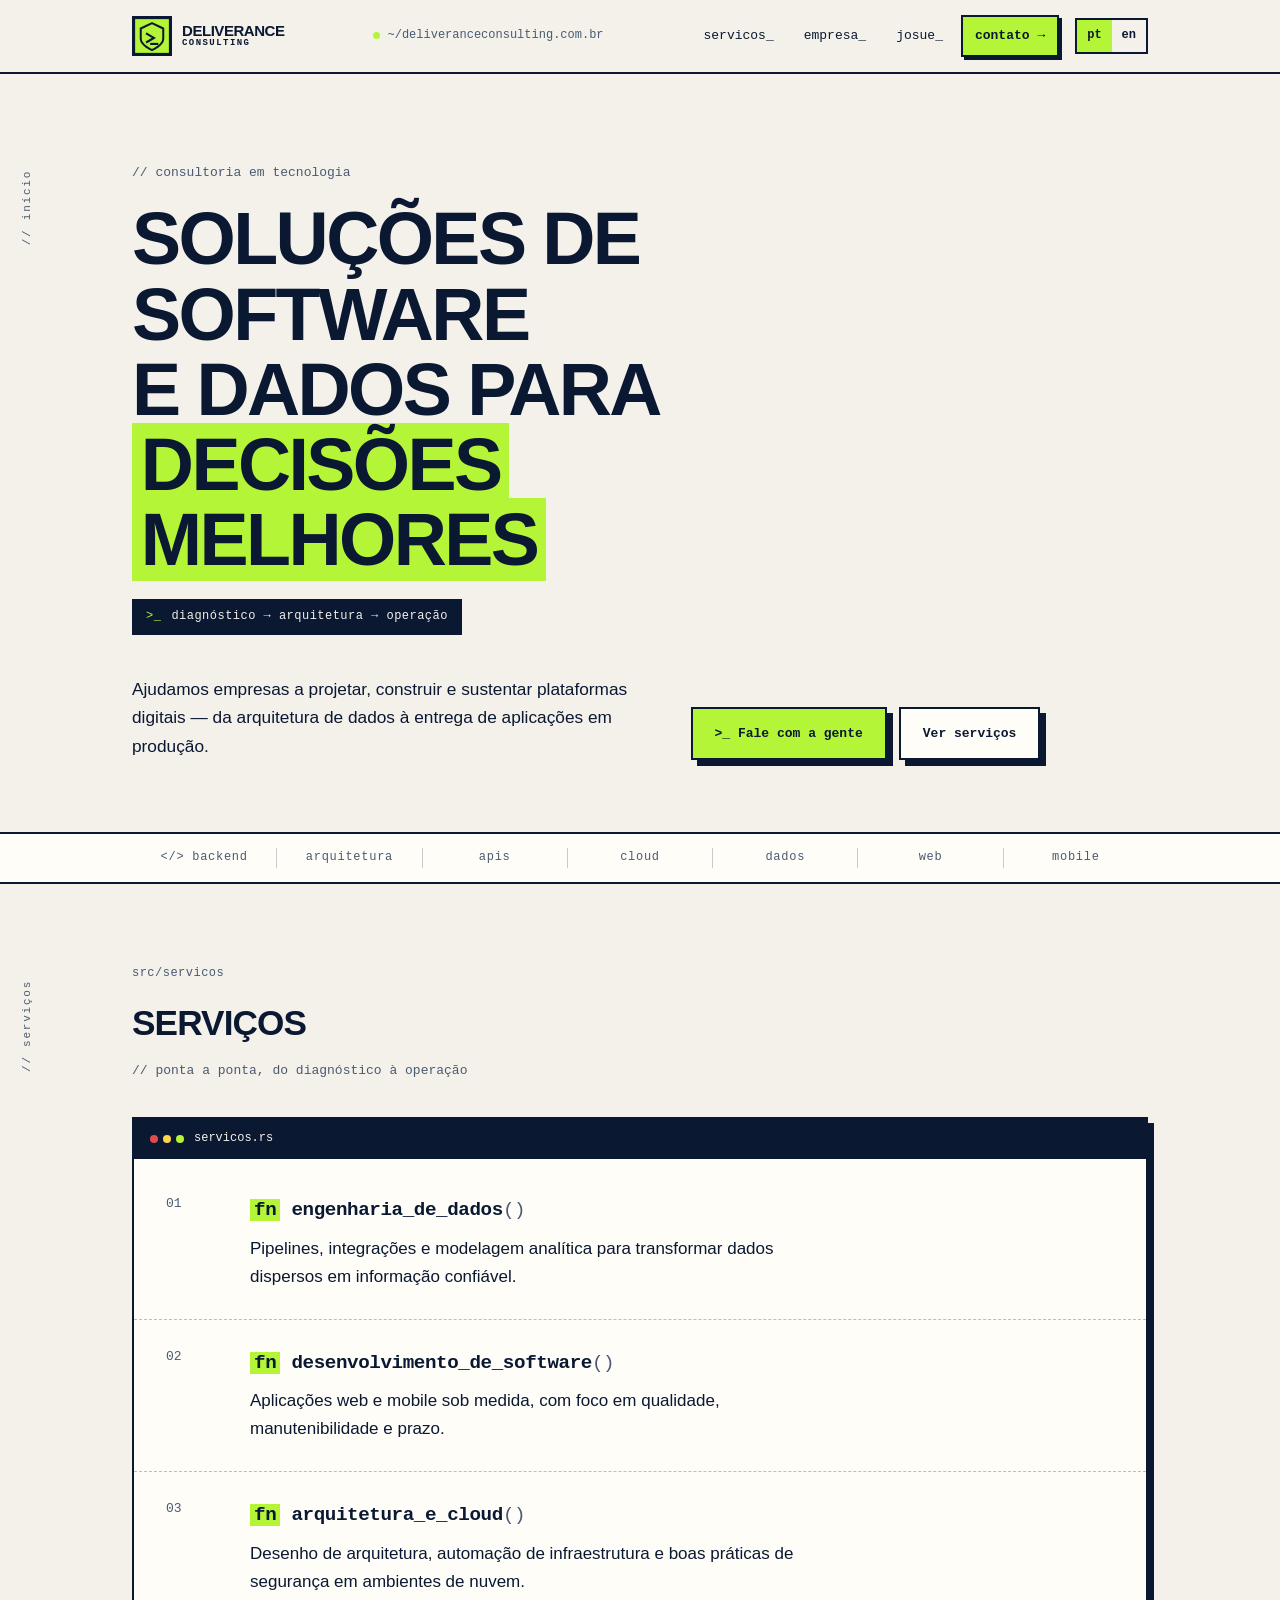
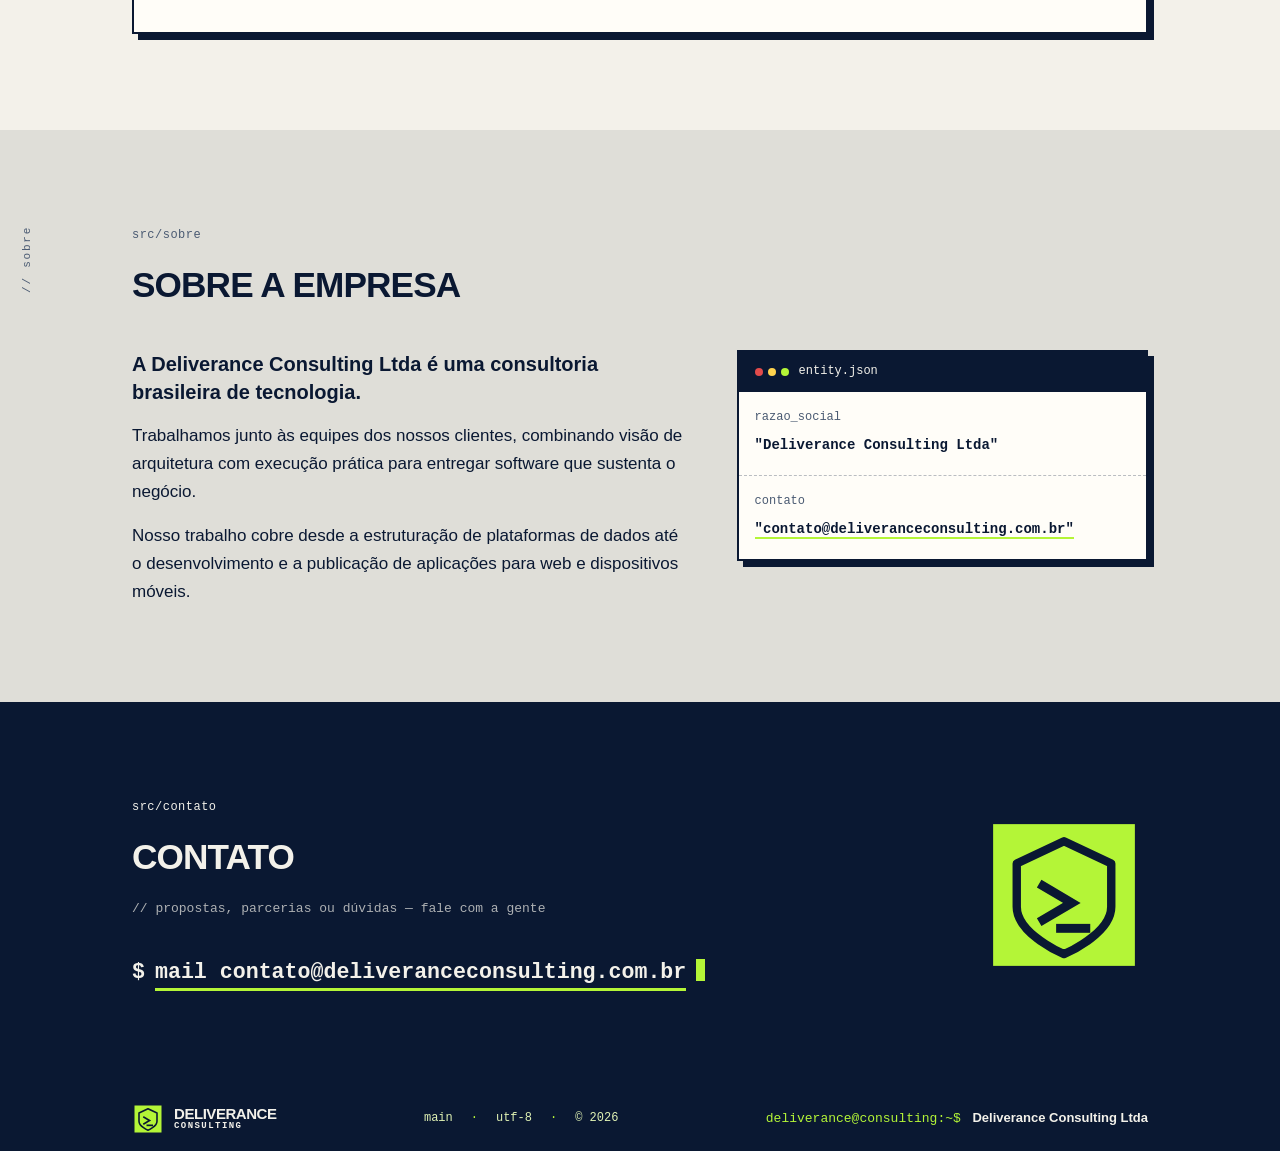
<file: index.html>
<!DOCTYPE html>
<html lang="pt-BR">
  <head>
    <meta charset="UTF-8" />
    <meta name="viewport" content="width=device-width, initial-scale=1.0" />
    <title>Deliverance Consulting — Consultoria em Tecnologia e Dados</title>
    <meta
      name="description"
      content="Deliverance Consulting Ltda — consultoria em tecnologia, engenharia de dados e desenvolvimento de software."
    />
    <link rel="stylesheet" href="styles.css" />
    <link rel="alternate" hreflang="pt-BR" href="https://deliveranceconsulting.com.br/" />
    <link rel="alternate" hreflang="en" href="https://deliveranceconsulting.com.br/en/" />
    <link rel="icon" type="image/svg+xml" href="assets/logo-shield.svg" />
    <link rel="apple-touch-icon" href="assets/apple-touch-icon.png" />
    <meta name="theme-color" content="#0a1832" />

    <meta property="og:type" content="website" />
    <meta property="og:site_name" content="Deliverance Software Consulting" />
    <meta
      property="og:title"
      content="Deliverance Consulting — Consultoria em Tecnologia e Dados"
    />
    <meta
      property="og:description"
      content="Consultoria em tecnologia, engenharia de dados e desenvolvimento de software."
    />
    <meta property="og:url" content="https://deliveranceconsulting.com.br/" />
    <meta
      property="og:image"
      content="https://deliveranceconsulting.com.br/assets/og-image.png"
    />
    <meta property="og:image:width" content="1200" />
    <meta property="og:image:height" content="630" />
    <meta name="twitter:card" content="summary_large_image" />
    <meta
      name="twitter:image"
      content="https://deliveranceconsulting.com.br/assets/og-image.png"
    />
  </head>
  <body>
    <a class="skip-link" href="#top">Ir para o conteúdo</a>

    <header class="titlebar">
      <div class="container titlebar-inner">
        <a
          class="brand"
          href="#top"
          aria-label="Deliverance Consulting — início"
        >
          <img
            class="brand-mark"
            src="assets/logo-shield.svg"
            alt=""
            width="64"
            height="64"
          />
          <span class="brand-type">
            <strong>Deliverance</strong>
            <small>Consulting</small>
          </span>
        </a>
        <p class="crumb" aria-hidden="true">
          <span class="pulse"></span>
          ~/deliveranceconsulting.com.br
        </p>
        <nav class="nav" aria-label="Navegação principal">
          <a href="#servicos">servicos_</a>
          <a href="#sobre">empresa_</a>
          <a class="nav-keep" href="sobre.html">josue_</a>
          <a href="#contato" class="nav-cta">contato <span aria-hidden="true">→</span></a>
        </nav>
        <p class="lang" aria-label="Idioma">
          <a href="/" aria-current="page">pt</a>
          <a href="/en/">en</a>
        </p>
      </div>
    </header>

    <main id="top">
      <section class="hero">
        <p class="rail" aria-hidden="true">// início</p>
        <div class="container">
          <p class="comment">// consultoria em tecnologia</p>
          <h1>
            Soluções de software<br />
            e dados para<br />
            <span class="hl">decisões melhores</span>
          </h1>
          <p class="chip">
            <span aria-hidden="true">&gt;_</span>
            diagnóstico → arquitetura → operação
          </p>
          <div class="hero-foot">
            <p class="lead">
              Ajudamos empresas a projetar, construir e sustentar plataformas
              digitais — da arquitetura de dados à entrega de aplicações em
              produção.
            </p>
            <div class="hero-actions">
              <a class="btn btn-primary" href="#contato"
                ><span aria-hidden="true">&gt;_</span> Fale com a gente</a
              >
              <a class="btn btn-ghost" href="#servicos">Ver serviços</a>
            </div>
          </div>
        </div>
      </section>

      <aside class="caps" aria-label="Áreas de atuação">
        <div class="container caps-inner">
          <span>&lt;/&gt; backend</span>
          <span>arquitetura</span>
          <span>apis</span>
          <span>cloud</span>
          <span>dados</span>
          <span>web</span>
          <span>mobile</span>
        </div>
      </aside>

      <section id="servicos" class="services">
        <p class="rail" aria-hidden="true">// serviços</p>
        <div class="container">
          <header class="block-head">
            <p class="file">src/servicos</p>
            <h2>Serviços</h2>
            <p class="comment">// ponta a ponta, do diagnóstico à operação</p>
          </header>

          <div class="window">
            <div class="win-bar" aria-hidden="true">
              <span class="dots"><i></i><i></i><i></i></span>
              <span>servicos.rs</span>
            </div>
            <ol class="source">
            <li>
              <span class="ln" aria-hidden="true">01</span>
              <div class="fn">
                <h3>
                  <span class="kw">fn</span> engenharia_de_dados<span class="paren">()</span>
                </h3>
                <p>
                  Pipelines, integrações e modelagem analítica para transformar
                  dados dispersos em informação confiável.
                </p>
              </div>
            </li>
            <li>
              <span class="ln" aria-hidden="true">02</span>
              <div class="fn">
                <h3>
                  <span class="kw">fn</span> desenvolvimento_de_software<span class="paren">()</span>
                </h3>
                <p>
                  Aplicações web e mobile sob medida, com foco em qualidade,
                  manutenibilidade e prazo.
                </p>
              </div>
            </li>
            <li>
              <span class="ln" aria-hidden="true">03</span>
              <div class="fn">
                <h3>
                  <span class="kw">fn</span> arquitetura_e_cloud<span class="paren">()</span>
                </h3>
                <p>
                  Desenho de arquitetura, automação de infraestrutura e boas
                  práticas de segurança em ambientes de nuvem.
                </p>
              </div>
            </li>
          </ol>
          </div>
        </div>
      </section>

      <section id="sobre" class="about-section">
        <p class="rail" aria-hidden="true">// sobre</p>
        <div class="container">
          <header class="block-head">
            <p class="file">src/sobre</p>
            <h2>Sobre a empresa</h2>
          </header>

          <div class="about">
            <div class="about-text">
              <p class="about-open">
                A <strong>Deliverance Consulting Ltda</strong> é uma consultoria
                brasileira de tecnologia.
              </p>
              <p>
                Trabalhamos junto às equipes dos nossos clientes, combinando
                visão de arquitetura com execução prática para entregar software
                que sustenta o negócio.
              </p>
              <p>
                Nosso trabalho cobre desde a estruturação de plataformas de
                dados até o desenvolvimento e a publicação de aplicações para
                web e dispositivos móveis.
              </p>
            </div>

            <dl class="spec">
              <div class="spec-bar">
                <span class="dots" aria-hidden="true"><i></i><i></i><i></i></span>
                entity.json
              </div>
              <div class="spec-row">
                <dt>razao_social</dt>
                <dd>"Deliverance Consulting Ltda"</dd>
              </div>
              <div class="spec-row">
                <dt>contato</dt>
                <dd>
                  <a href="mailto:contato@deliveranceconsulting.com.br"
                    >"contato@<wbr />deliveranceconsulting.com.br"</a
                  >
                </dd>
              </div>
            </dl>
          </div>
        </div>
      </section>

      <section id="contato" class="contact">
        <div class="container contact-grid">
          <div class="contact-copy">
            <p class="file">src/contato</p>
            <h2>Contato</h2>
            <p class="comment">
              // propostas, parcerias ou dúvidas — fale com a gente
            </p>
            <p class="prompt">
              <span class="prompt-prefix" aria-hidden="true">$</span>
              <a href="mailto:contato@deliveranceconsulting.com.br"
                >mail contato@<wbr />deliveranceconsulting.com.br</a
              ><span class="caret" aria-hidden="true"></span>
            </p>
          </div>

          <div class="contact-mark" aria-hidden="true">
            <img src="assets/logo-shield.svg" alt="" width="64" height="64" />
          </div>
        </div>
      </section>
    </main>

    <footer class="statusbar">
      <div class="container statusbar-inner">
        <a class="brand brand-foot" href="#top">
          <img
            class="brand-mark"
            src="assets/logo-shield.svg"
            alt=""
            width="64"
            height="64"
          />
          <span class="brand-type">
            <strong>Deliverance</strong>
            <small>Consulting</small>
          </span>
        </a>
        <p class="status-meta">
          <span>main</span>
          <span>utf-8</span>
          <span>© <span id="year">2026</span></span>
        </p>
        <p class="status-legal">
          <span class="prompt-prefix">deliverance@consulting:~$</span>
          Deliverance Consulting Ltda
        </p>
      </div>
    </footer>

    <script>
      document.getElementById("year").textContent = new Date().getFullYear();
    </script>
  </body>
</html>
</file>
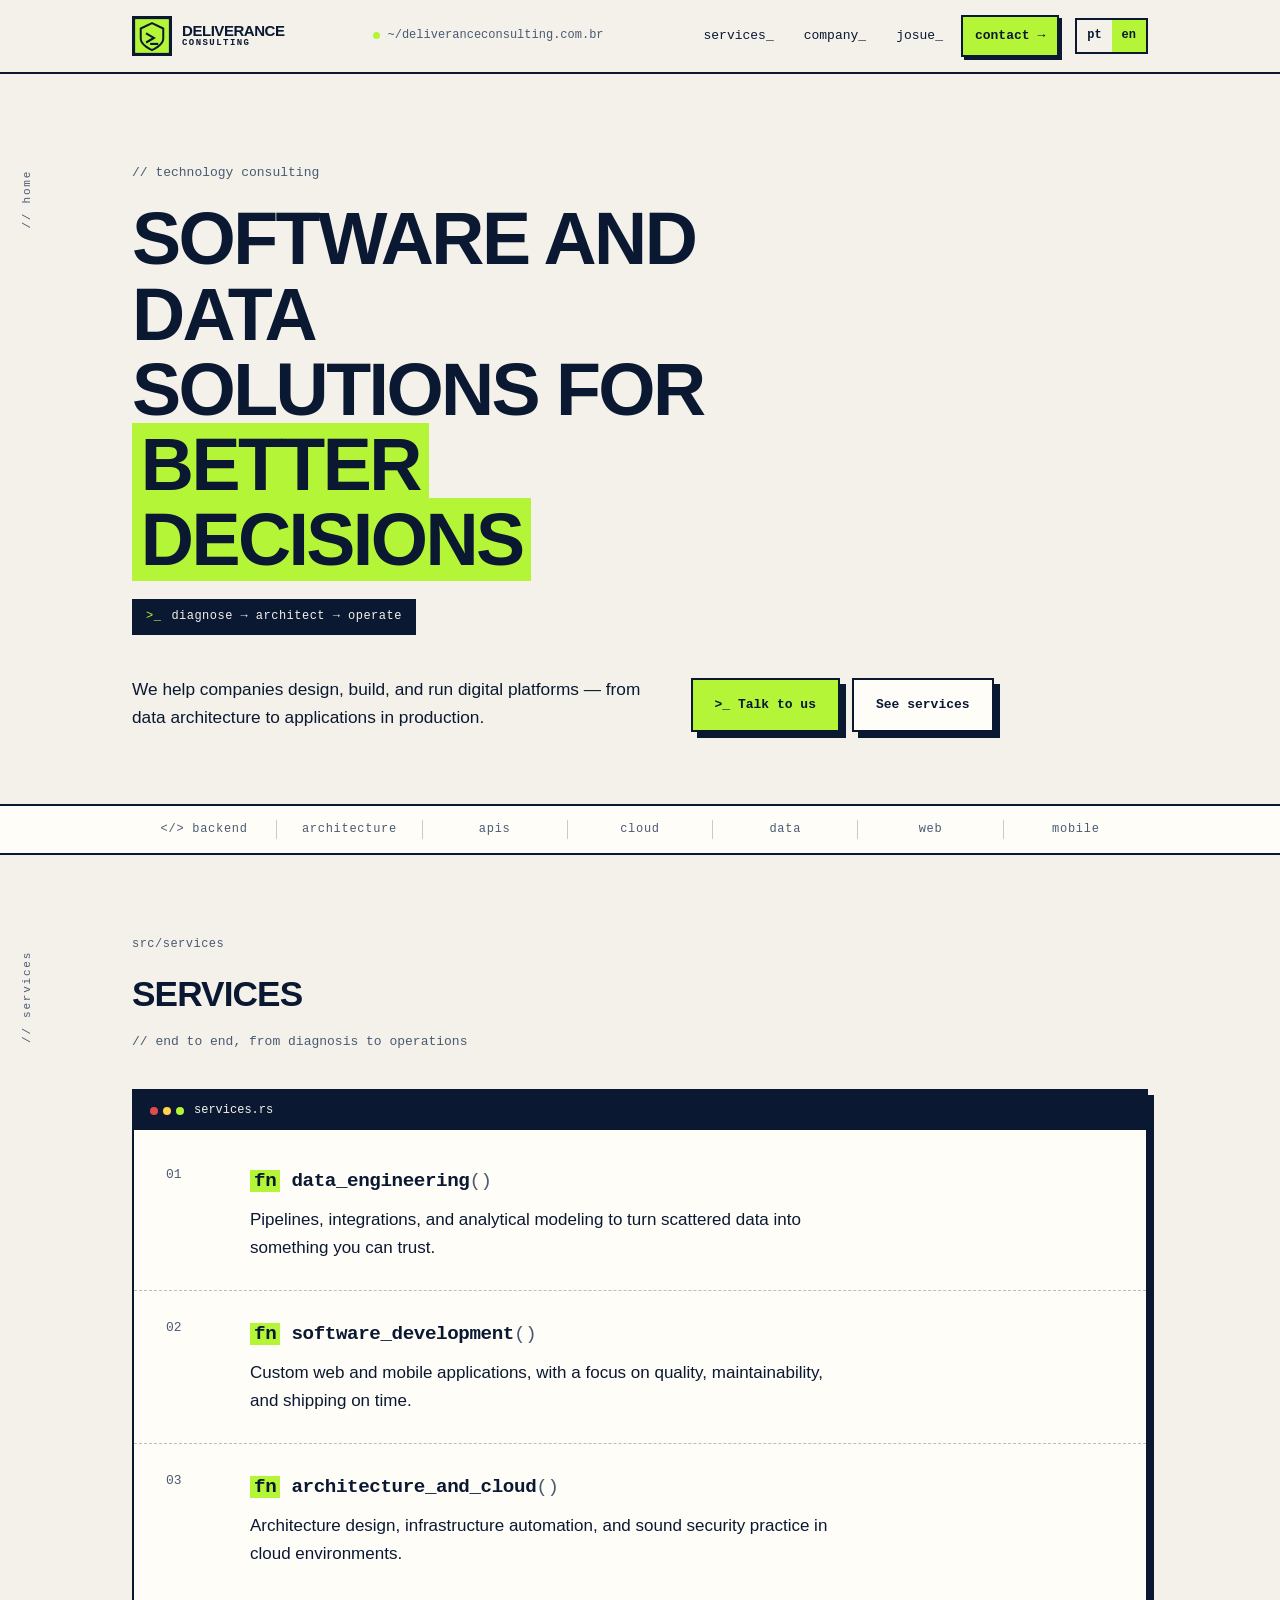
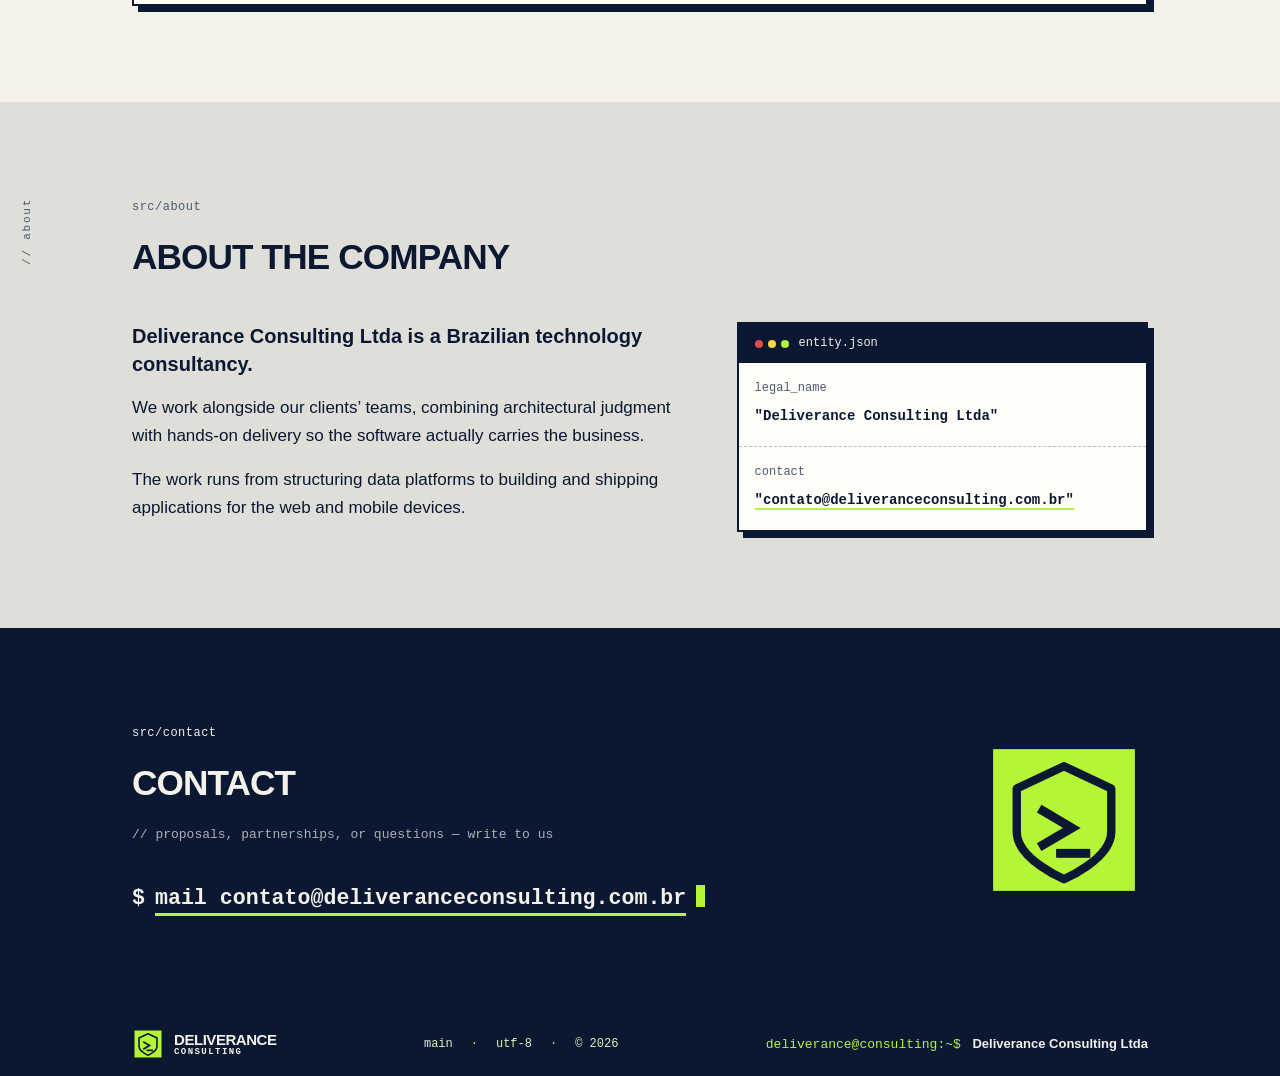
<file: en/index.html>
<!DOCTYPE html>
<html lang="en">
  <head>
    <meta charset="UTF-8" />
    <meta name="viewport" content="width=device-width, initial-scale=1.0" />
    <title>Deliverance Consulting — Software and Data Consulting</title>
    <meta
      name="description"
      content="Deliverance Consulting Ltda — consulting in technology, data engineering, and software development."
    />
    <link rel="stylesheet" href="../styles.css" />
    <link rel="alternate" hreflang="pt-BR" href="https://deliveranceconsulting.com.br/" />
    <link rel="alternate" hreflang="en" href="https://deliveranceconsulting.com.br/en/" />
    <link rel="icon" type="image/svg+xml" href="../assets/logo-shield.svg" />
    <link rel="apple-touch-icon" href="../assets/apple-touch-icon.png" />
    <meta name="theme-color" content="#0a1832" />

    <meta property="og:type" content="website" />
    <meta property="og:site_name" content="Deliverance Software Consulting" />
    <meta
      property="og:title"
      content="Deliverance Consulting — Software and Data Consulting"
    />
    <meta
      property="og:description"
      content="Consulting in technology, data engineering, and software development."
    />
    <meta property="og:url" content="https://deliveranceconsulting.com.br/en/" />
    <meta
      property="og:image"
      content="https://deliveranceconsulting.com.br/assets/og-image.png"
    />
    <meta property="og:image:width" content="1200" />
    <meta property="og:image:height" content="630" />
    <meta name="twitter:card" content="summary_large_image" />
    <meta
      name="twitter:image"
      content="https://deliveranceconsulting.com.br/assets/og-image.png"
    />
  </head>
  <body>
    <a class="skip-link" href="#top">Skip to content</a>

    <header class="titlebar">
      <div class="container titlebar-inner">
        <a class="brand" href="/en/" aria-label="Deliverance Consulting — home">
          <img class="brand-mark" src="../assets/logo-shield.svg" alt="" width="64" height="64" />
          <span class="brand-type">
            <strong>Deliverance</strong>
            <small>Consulting</small>
          </span>
        </a>
        <p class="crumb" aria-hidden="true">
          <span class="pulse"></span>
          ~/deliveranceconsulting.com.br
        </p>
        <nav class="nav" aria-label="Primary">
          <a href="#services">services_</a>
          <a href="#about">company_</a>
          <a class="nav-keep" href="about.html">josue_</a>
          <a href="#contact" class="nav-cta">contact <span aria-hidden="true">→</span></a>
        </nav>
        <p class="lang" aria-label="Language">
          <a href="/">pt</a>
          <a href="/en/" aria-current="page">en</a>
        </p>
      </div>
    </header>

    <main id="top">
      <section class="hero">
        <p class="rail" aria-hidden="true">// home</p>
        <div class="container">
          <p class="comment">// technology consulting</p>
          <h1>
            Software and data<br />
            solutions for<br />
            <span class="hl">better decisions</span>
          </h1>
          <p class="chip">
            <span aria-hidden="true">&gt;_</span>
            diagnose → architect → operate
          </p>
          <div class="hero-foot">
            <p class="lead">
              We help companies design, build, and run digital platforms —
              from data architecture to applications in production.
            </p>
            <div class="hero-actions">
              <a class="btn btn-primary" href="#contact"
                ><span aria-hidden="true">&gt;_</span> Talk to us</a
              >
              <a class="btn btn-ghost" href="#services">See services</a>
            </div>
          </div>
        </div>
      </section>

      <aside class="caps" aria-label="Focus areas">
        <div class="container caps-inner">
          <span>&lt;/&gt; backend</span>
          <span>architecture</span>
          <span>apis</span>
          <span>cloud</span>
          <span>data</span>
          <span>web</span>
          <span>mobile</span>
        </div>
      </aside>

      <section id="services" class="services">
        <p class="rail" aria-hidden="true">// services</p>
        <div class="container">
          <header class="block-head">
            <p class="file">src/services</p>
            <h2>Services</h2>
            <p class="comment">// end to end, from diagnosis to operations</p>
          </header>

          <div class="window">
            <div class="win-bar" aria-hidden="true">
              <span class="dots"><i></i><i></i><i></i></span>
              <span>services.rs</span>
            </div>
            <ol class="source">
              <li>
                <span class="ln" aria-hidden="true">01</span>
                <div class="fn">
                  <h3>
                    <span class="kw">fn</span> data_engineering<span class="paren">()</span>
                  </h3>
                  <p>
                    Pipelines, integrations, and analytical modeling to turn
                    scattered data into something you can trust.
                  </p>
                </div>
              </li>
              <li>
                <span class="ln" aria-hidden="true">02</span>
                <div class="fn">
                  <h3>
                    <span class="kw">fn</span> software_development<span class="paren">()</span>
                  </h3>
                  <p>
                    Custom web and mobile applications, with a focus on
                    quality, maintainability, and shipping on time.
                  </p>
                </div>
              </li>
              <li>
                <span class="ln" aria-hidden="true">03</span>
                <div class="fn">
                  <h3>
                    <span class="kw">fn</span> architecture_and_cloud<span class="paren">()</span>
                  </h3>
                  <p>
                    Architecture design, infrastructure automation, and sound
                    security practice in cloud environments.
                  </p>
                </div>
              </li>
            </ol>
          </div>
        </div>
      </section>

      <section id="about" class="about-section">
        <p class="rail" aria-hidden="true">// about</p>
        <div class="container">
          <header class="block-head">
            <p class="file">src/about</p>
            <h2>About the company</h2>
          </header>

          <div class="about">
            <div class="about-text">
              <p class="about-open">
                <strong>Deliverance Consulting Ltda</strong> is a Brazilian
                technology consultancy.
              </p>
              <p>
                We work alongside our clients’ teams, combining architectural
                judgment with hands-on delivery so the software actually
                carries the business.
              </p>
              <p>
                The work runs from structuring data platforms to building and
                shipping applications for the web and mobile devices.
              </p>
            </div>

            <dl class="spec">
              <div class="spec-bar">
                <span class="dots" aria-hidden="true"><i></i><i></i><i></i></span>
                entity.json
              </div>
              <div class="spec-row">
                <dt>legal_name</dt>
                <dd>"Deliverance Consulting Ltda"</dd>
              </div>
              <div class="spec-row">
                <dt>contact</dt>
                <dd>
                  <a href="mailto:contato@deliveranceconsulting.com.br"
                    >"contato@<wbr />deliveranceconsulting.com.br"</a
                  >
                </dd>
              </div>
            </dl>
          </div>
        </div>
      </section>

      <section id="contact" class="contact">
        <div class="container contact-grid">
          <div class="contact-copy">
            <p class="file">src/contact</p>
            <h2>Contact</h2>
            <p class="comment">
              // proposals, partnerships, or questions — write to us
            </p>
            <p class="prompt">
              <span class="prompt-prefix" aria-hidden="true">$</span>
              <a href="mailto:contato@deliveranceconsulting.com.br"
                >mail contato@<wbr />deliveranceconsulting.com.br</a
              ><span class="caret" aria-hidden="true"></span>
            </p>
          </div>

          <div class="contact-mark" aria-hidden="true">
            <img src="../assets/logo-shield.svg" alt="" width="64" height="64" />
          </div>
        </div>
      </section>
    </main>

    <footer class="statusbar">
      <div class="container statusbar-inner">
        <a class="brand brand-foot" href="/en/">
          <img class="brand-mark" src="../assets/logo-shield.svg" alt="" width="64" height="64" />
          <span class="brand-type">
            <strong>Deliverance</strong>
            <small>Consulting</small>
          </span>
        </a>
        <p class="status-meta">
          <span>main</span>
          <span>utf-8</span>
          <span>© <span id="year">2026</span></span>
        </p>
        <p class="status-legal">
          <span class="prompt-prefix">deliverance@consulting:~$</span>
          Deliverance Consulting Ltda
        </p>
      </div>
    </footer>

    <script>
      document.getElementById("year").textContent = new Date().getFullYear();
    </script>
  </body>
</html>
</file>
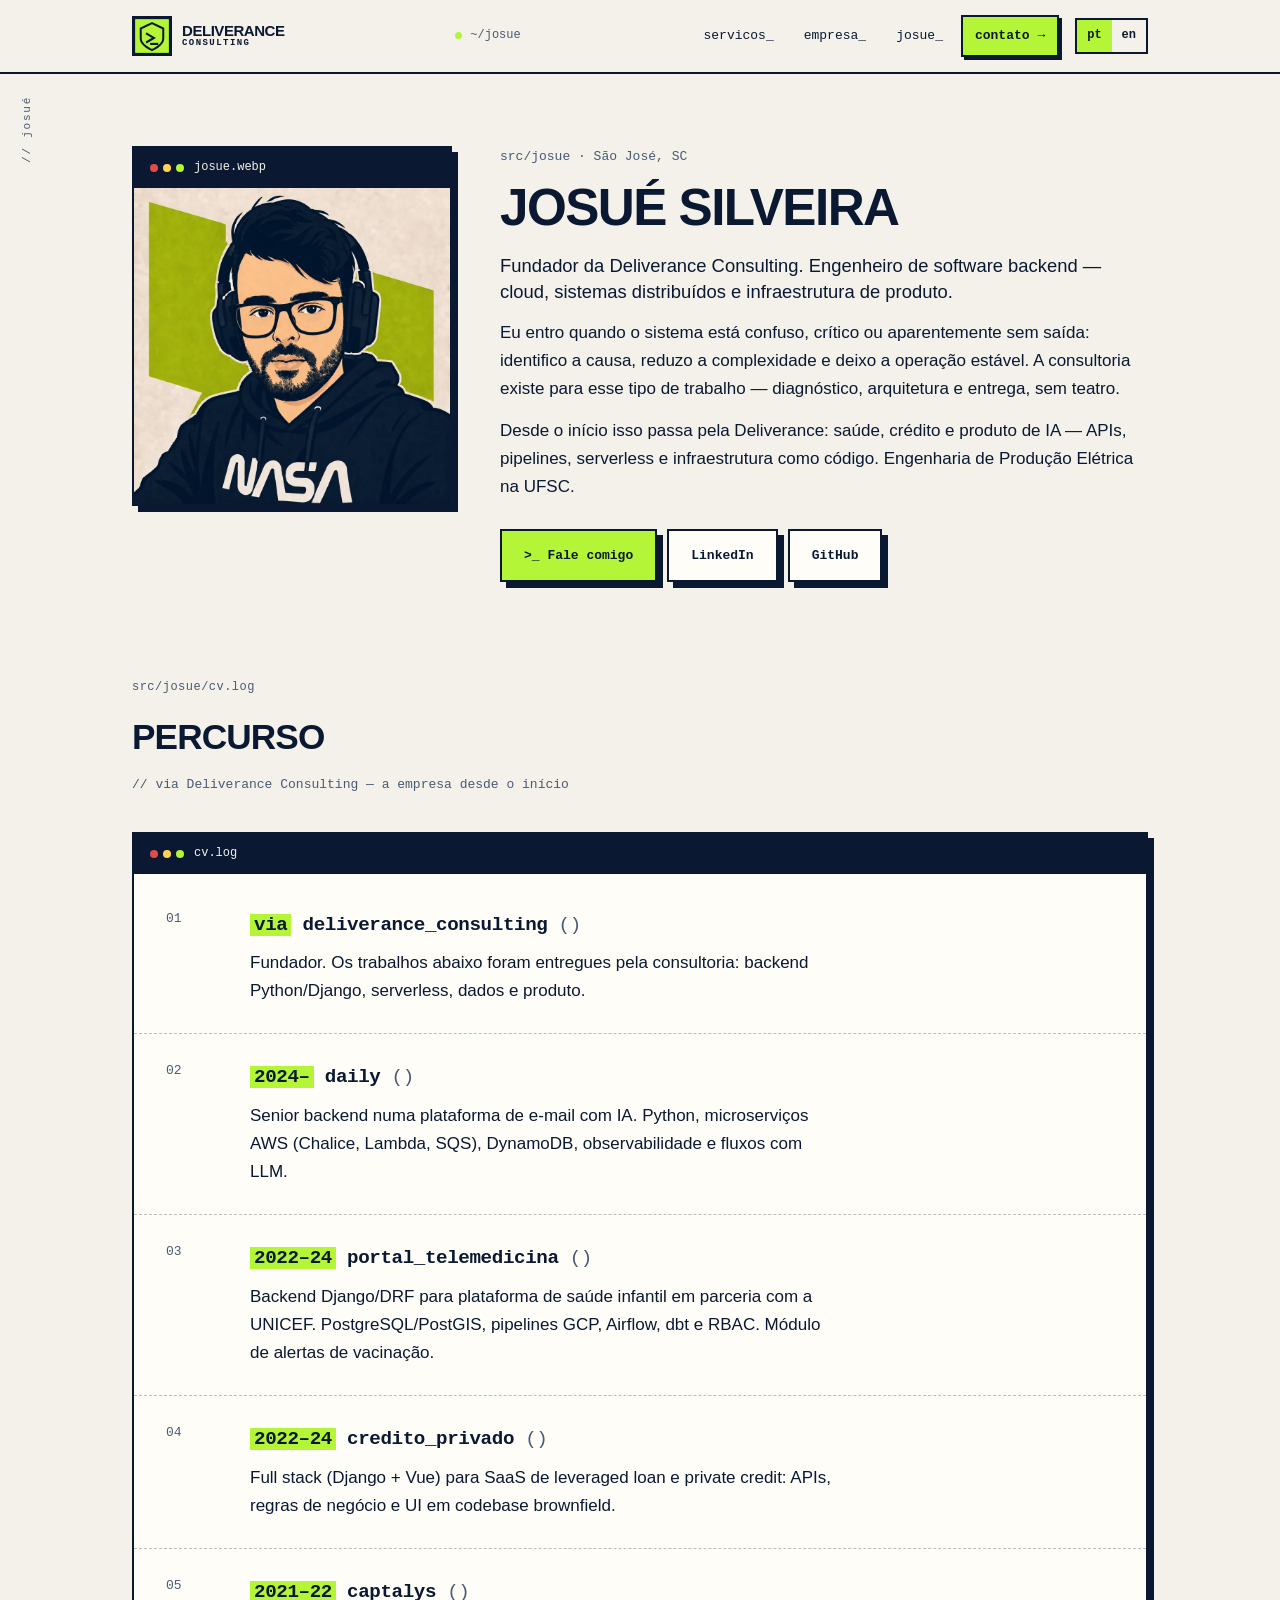
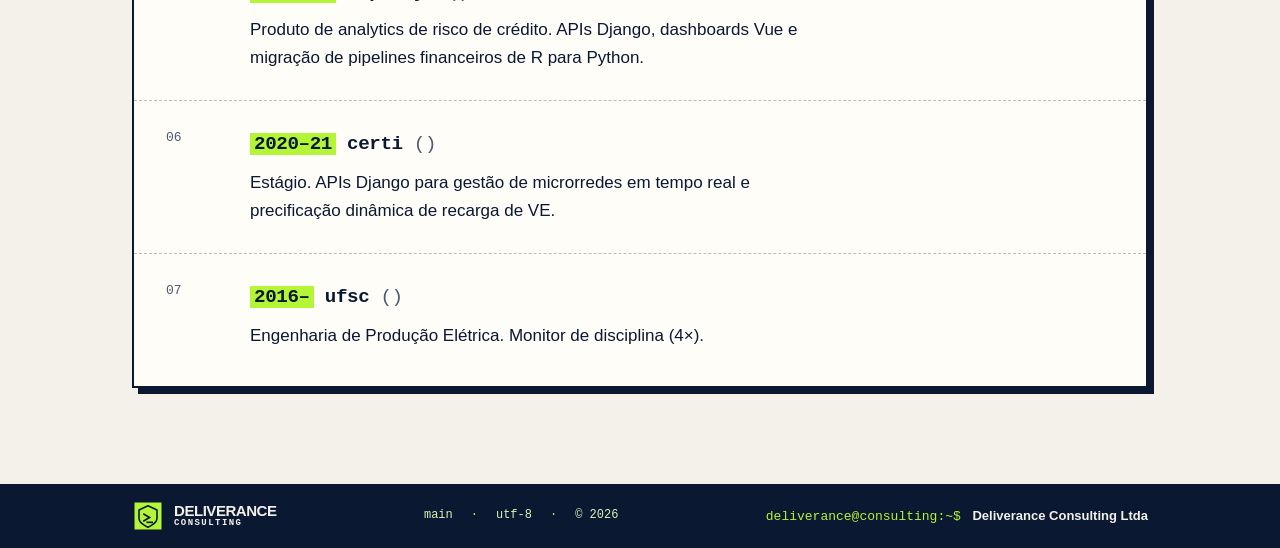
<file: sobre.html>
<!DOCTYPE html>
<html lang="pt-BR">
  <head>
    <meta charset="UTF-8" />
    <meta name="viewport" content="width=device-width, initial-scale=1.0" />
    <title>Josué Silveira — Deliverance Consulting</title>
    <meta
      name="description"
      content="Josué Silveira, fundador da Deliverance Consulting. Engenheiro de software backend, sistemas distribuídos e infraestrutura."
    />
    <link rel="stylesheet" href="styles.css" />
    <link rel="alternate" hreflang="pt-BR" href="https://deliveranceconsulting.com.br/sobre.html" />
    <link rel="alternate" hreflang="en" href="https://deliveranceconsulting.com.br/en/about.html" />
    <link rel="icon" type="image/svg+xml" href="assets/logo-shield.svg" />
    <link rel="apple-touch-icon" href="assets/apple-touch-icon.png" />
    <meta name="theme-color" content="#0a1832" />
    <meta property="og:type" content="profile" />
    <meta property="og:title" content="Josué Silveira — Deliverance Consulting" />
    <meta
      property="og:description"
      content="Fundador da Deliverance. Backend, cloud e sistemas que precisam sair do impasse."
    />
    <meta property="og:url" content="https://deliveranceconsulting.com.br/sobre.html" />
    <meta
      property="og:image"
      content="https://deliveranceconsulting.com.br/assets/og-josue.png"
    />
    <meta property="og:image:width" content="1200" />
    <meta property="og:image:height" content="630" />
    <meta name="twitter:card" content="summary_large_image" />
    <meta
      name="twitter:image"
      content="https://deliveranceconsulting.com.br/assets/og-josue.png"
    />
  </head>
  <body>
    <a class="skip-link" href="#top">Ir para o conteúdo</a>

    <header class="titlebar">
      <div class="container titlebar-inner">
        <a class="brand" href="/" aria-label="Deliverance Consulting — início">
          <img class="brand-mark" src="assets/logo-shield.svg" alt="" width="64" height="64" />
          <span class="brand-type">
            <strong>Deliverance</strong>
            <small>Consulting</small>
          </span>
        </a>
        <p class="crumb" aria-hidden="true">
          <span class="pulse"></span>
          ~/josue
        </p>
        <nav class="nav" aria-label="Navegação principal">
          <a href="/#servicos">servicos_</a>
          <a href="/#sobre">empresa_</a>
          <a class="nav-keep" href="sobre.html" aria-current="page">josue_</a>
          <a href="/#contato" class="nav-cta">contato <span aria-hidden="true">→</span></a>
        </nav>
        <p class="lang" aria-label="Idioma">
          <a href="sobre.html" aria-current="page">pt</a>
          <a href="/en/about.html">en</a>
        </p>
      </div>
    </header>

    <main id="top">
      <section class="bio">
        <p class="rail" aria-hidden="true">// josué</p>
        <div class="container bio-grid">
          <figure class="portrait-win">
            <div class="win-bar" aria-hidden="true">
              <span class="dots"><i></i><i></i><i></i></span>
              <span>josue.webp</span>
            </div>
            <img
              src="assets/josue-portrait.webp"
              alt="Retrato ilustrado de Josué Silveira, em traço neo-brutalista"
              width="900"
              height="900"
            />
          </figure>

          <div class="bio-copy">
            <p class="bio-kicker">src/josue · São José, SC</p>
            <h1>Josué Silveira</h1>
            <p class="bio-lead">
              Fundador da Deliverance Consulting. Engenheiro de software
              backend — cloud, sistemas distribuídos e infraestrutura de
              produto.
            </p>
            <p>
              Eu entro quando o sistema está confuso, crítico ou aparentemente
              sem saída: identifico a causa, reduzo a complexidade e deixo a
              operação estável. A consultoria existe para esse tipo de
              trabalho — diagnóstico, arquitetura e entrega, sem teatro.
            </p>
            <p>
              Desde o início isso passa pela Deliverance: saúde, crédito e
              produto de IA — APIs, pipelines, serverless e infraestrutura
              como código. Engenharia de Produção Elétrica na UFSC.
            </p>
            <div class="bio-links">
              <a class="btn btn-primary" href="/#contato"
                ><span aria-hidden="true">&gt;_</span> Fale comigo</a
              >
              <a
                class="btn btn-ghost"
                href="https://www.linkedin.com/in/josu%C3%A9-silveira-a9a55a76"
                rel="noopener noreferrer"
                >LinkedIn</a
              >
              <a
                class="btn btn-ghost"
                href="https://github.com/silveira-js"
                rel="noopener noreferrer"
                >GitHub</a
              >
            </div>
          </div>
        </div>
      </section>

      <section class="cv">
        <div class="container">
          <header class="block-head">
            <p class="file">src/josue/cv.log</p>
            <h2>Percurso</h2>
            <p class="comment">
              // via Deliverance Consulting — a empresa desde o início
            </p>
          </header>

          <div class="window">
            <div class="win-bar" aria-hidden="true">
              <span class="dots"><i></i><i></i><i></i></span>
              <span>cv.log</span>
            </div>
            <ol class="source">
              <li>
                <span class="ln" aria-hidden="true">01</span>
                <div class="fn">
                  <h3>
                    <span class="kw">via</span> deliverance_consulting
                    <span class="paren">()</span>
                  </h3>
                  <p>
                    Fundador. Os trabalhos abaixo foram entregues pela
                    consultoria: backend Python/Django, serverless, dados e
                    produto.
                  </p>
                </div>
              </li>
              <li>
                <span class="ln" aria-hidden="true">02</span>
                <div class="fn">
                  <h3>
                    <span class="kw">2024–</span> daily
                    <span class="paren">()</span>
                  </h3>
                  <p>
                    Senior backend numa plataforma de e-mail com IA. Python,
                    microserviços AWS (Chalice, Lambda, SQS), DynamoDB,
                    observabilidade e fluxos com LLM.
                  </p>
                </div>
              </li>
              <li>
                <span class="ln" aria-hidden="true">03</span>
                <div class="fn">
                  <h3>
                    <span class="kw">2022–24</span> portal_telemedicina
                    <span class="paren">()</span>
                  </h3>
                  <p>
                    Backend Django/DRF para plataforma de saúde infantil em
                    parceria com a UNICEF. PostgreSQL/PostGIS, pipelines GCP,
                    Airflow, dbt e RBAC. Módulo de alertas de vacinação.
                  </p>
                </div>
              </li>
              <li>
                <span class="ln" aria-hidden="true">04</span>
                <div class="fn">
                  <h3>
                    <span class="kw">2022–24</span> credito_privado
                    <span class="paren">()</span>
                  </h3>
                  <p>
                    Full stack (Django + Vue) para SaaS de leveraged loan e
                    private credit: APIs, regras de negócio e UI em codebase
                    brownfield.
                  </p>
                </div>
              </li>
              <li>
                <span class="ln" aria-hidden="true">05</span>
                <div class="fn">
                  <h3>
                    <span class="kw">2021–22</span> captalys
                    <span class="paren">()</span>
                  </h3>
                  <p>
                    Produto de analytics de risco de crédito. APIs Django,
                    dashboards Vue e migração de pipelines financeiros de R
                    para Python.
                  </p>
                </div>
              </li>
              <li>
                <span class="ln" aria-hidden="true">06</span>
                <div class="fn">
                  <h3>
                    <span class="kw">2020–21</span> certi
                    <span class="paren">()</span>
                  </h3>
                  <p>
                    Estágio. APIs Django para gestão de microrredes em tempo
                    real e precificação dinâmica de recarga de VE.
                  </p>
                </div>
              </li>
              <li>
                <span class="ln" aria-hidden="true">07</span>
                <div class="fn">
                  <h3>
                    <span class="kw">2016–</span> ufsc
                    <span class="paren">()</span>
                  </h3>
                  <p>
                    Engenharia de Produção Elétrica. Monitor de disciplina
                    (4×).
                  </p>
                </div>
              </li>
            </ol>
          </div>
        </div>
      </section>
    </main>

    <footer class="statusbar">
      <div class="container statusbar-inner">
        <a class="brand brand-foot" href="/">
          <img class="brand-mark" src="assets/logo-shield.svg" alt="" width="64" height="64" />
          <span class="brand-type">
            <strong>Deliverance</strong>
            <small>Consulting</small>
          </span>
        </a>
        <p class="status-meta">
          <span>main</span>
          <span>utf-8</span>
          <span>© <span id="year">2026</span></span>
        </p>
        <p class="status-legal">
          <span class="prompt-prefix">deliverance@consulting:~$</span>
          Deliverance Consulting Ltda
        </p>
      </div>
    </footer>

    <script>
      document.getElementById("year").textContent = new Date().getFullYear();
    </script>
  </body>
</html>
</file>
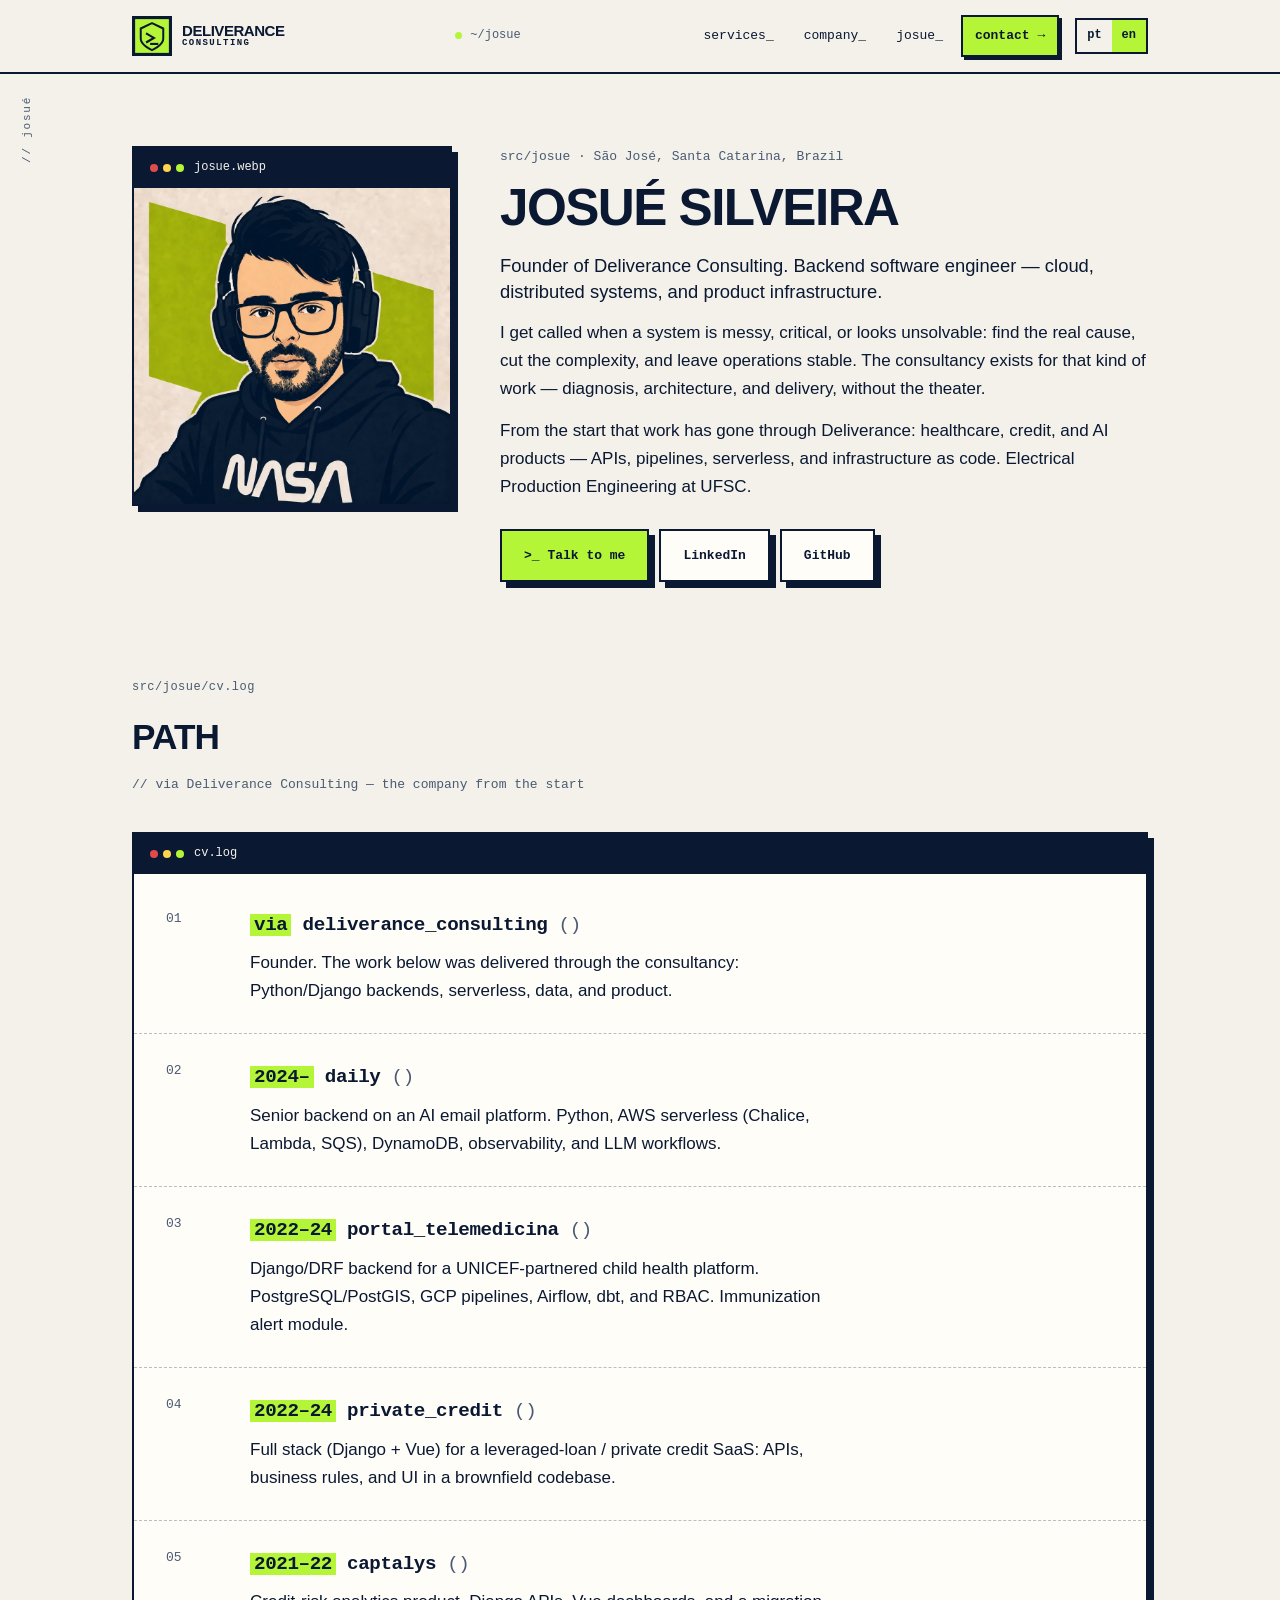
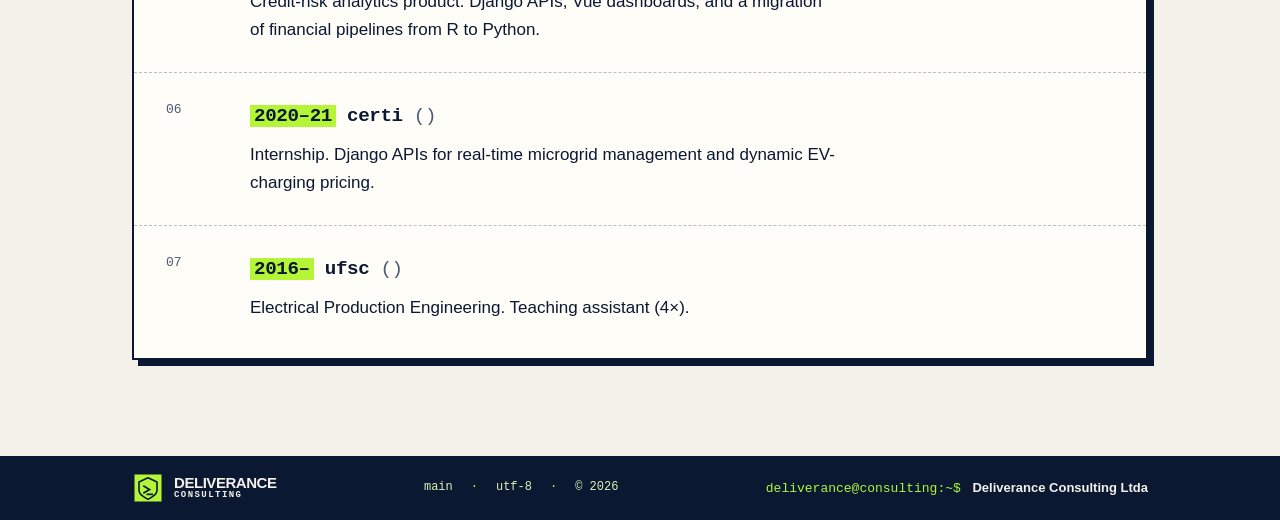
<file: en/about.html>
<!DOCTYPE html>
<html lang="en">
  <head>
    <meta charset="UTF-8" />
    <meta name="viewport" content="width=device-width, initial-scale=1.0" />
    <title>Josué Silveira — Deliverance Consulting</title>
    <meta
      name="description"
      content="Josué Silveira, founder of Deliverance Consulting. Backend software engineer — distributed systems and infrastructure."
    />
    <link rel="stylesheet" href="../styles.css" />
    <link rel="alternate" hreflang="pt-BR" href="https://deliveranceconsulting.com.br/sobre.html" />
    <link rel="alternate" hreflang="en" href="https://deliveranceconsulting.com.br/en/about.html" />
    <link rel="icon" type="image/svg+xml" href="../assets/logo-shield.svg" />
    <link rel="apple-touch-icon" href="../assets/apple-touch-icon.png" />
    <meta name="theme-color" content="#0a1832" />
    <meta property="og:type" content="profile" />
    <meta property="og:title" content="Josué Silveira — Deliverance Consulting" />
    <meta
      property="og:description"
      content="Founder of Deliverance. Backend, cloud, and systems that need a way out."
    />
    <meta property="og:url" content="https://deliveranceconsulting.com.br/en/about.html" />
    <meta
      property="og:image"
      content="https://deliveranceconsulting.com.br/assets/og-josue.png"
    />
    <meta property="og:image:width" content="1200" />
    <meta property="og:image:height" content="630" />
    <meta name="twitter:card" content="summary_large_image" />
    <meta
      name="twitter:image"
      content="https://deliveranceconsulting.com.br/assets/og-josue.png"
    />
  </head>
  <body>
    <a class="skip-link" href="#top">Skip to content</a>

    <header class="titlebar">
      <div class="container titlebar-inner">
        <a class="brand" href="/en/" aria-label="Deliverance Consulting — home">
          <img class="brand-mark" src="../assets/logo-shield.svg" alt="" width="64" height="64" />
          <span class="brand-type">
            <strong>Deliverance</strong>
            <small>Consulting</small>
          </span>
        </a>
        <p class="crumb" aria-hidden="true">
          <span class="pulse"></span>
          ~/josue
        </p>
        <nav class="nav" aria-label="Primary">
          <a href="/en/#services">services_</a>
          <a href="/en/#about">company_</a>
          <a class="nav-keep" href="about.html" aria-current="page">josue_</a>
          <a href="/en/#contact" class="nav-cta">contact <span aria-hidden="true">→</span></a>
        </nav>
        <p class="lang" aria-label="Language">
          <a href="/sobre.html">pt</a>
          <a href="/en/about.html" aria-current="page">en</a>
        </p>
      </div>
    </header>

    <main id="top">
      <section class="bio">
        <p class="rail" aria-hidden="true">// josué</p>
        <div class="container bio-grid">
          <figure class="portrait-win">
            <div class="win-bar" aria-hidden="true">
              <span class="dots"><i></i><i></i><i></i></span>
              <span>josue.webp</span>
            </div>
            <img
              src="../assets/josue-portrait.webp"
              alt="Illustrated portrait of Josué Silveira in a neo-brutalist line style"
              width="900"
              height="900"
            />
          </figure>

          <div class="bio-copy">
            <p class="bio-kicker">src/josue · São José, Santa Catarina, Brazil</p>
            <h1>Josué Silveira</h1>
            <p class="bio-lead">
              Founder of Deliverance Consulting. Backend software engineer —
              cloud, distributed systems, and product infrastructure.
            </p>
            <p>
              I get called when a system is messy, critical, or looks
              unsolvable: find the real cause, cut the complexity, and leave
              operations stable. The consultancy exists for that kind of work
              — diagnosis, architecture, and delivery, without the theater.
            </p>
            <p>
              From the start that work has gone through Deliverance:
              healthcare, credit, and AI products — APIs, pipelines,
              serverless, and infrastructure as code. Electrical Production
              Engineering at UFSC.
            </p>
            <div class="bio-links">
              <a class="btn btn-primary" href="/en/#contact"
                ><span aria-hidden="true">&gt;_</span> Talk to me</a
              >
              <a
                class="btn btn-ghost"
                href="https://www.linkedin.com/in/josu%C3%A9-silveira-a9a55a76"
                rel="noopener noreferrer"
                >LinkedIn</a
              >
              <a
                class="btn btn-ghost"
                href="https://github.com/silveira-js"
                rel="noopener noreferrer"
                >GitHub</a
              >
            </div>
          </div>
        </div>
      </section>

      <section class="cv">
        <div class="container">
          <header class="block-head">
            <p class="file">src/josue/cv.log</p>
            <h2>Path</h2>
            <p class="comment">
              // via Deliverance Consulting — the company from the start
            </p>
          </header>

          <div class="window">
            <div class="win-bar" aria-hidden="true">
              <span class="dots"><i></i><i></i><i></i></span>
              <span>cv.log</span>
            </div>
            <ol class="source">
              <li>
                <span class="ln" aria-hidden="true">01</span>
                <div class="fn">
                  <h3>
                    <span class="kw">via</span> deliverance_consulting
                    <span class="paren">()</span>
                  </h3>
                  <p>
                    Founder. The work below was delivered through the
                    consultancy: Python/Django backends, serverless, data,
                    and product.
                  </p>
                </div>
              </li>
              <li>
                <span class="ln" aria-hidden="true">02</span>
                <div class="fn">
                  <h3>
                    <span class="kw">2024–</span> daily
                    <span class="paren">()</span>
                  </h3>
                  <p>
                    Senior backend on an AI email platform. Python, AWS
                    serverless (Chalice, Lambda, SQS), DynamoDB,
                    observability, and LLM workflows.
                  </p>
                </div>
              </li>
              <li>
                <span class="ln" aria-hidden="true">03</span>
                <div class="fn">
                  <h3>
                    <span class="kw">2022–24</span> portal_telemedicina
                    <span class="paren">()</span>
                  </h3>
                  <p>
                    Django/DRF backend for a UNICEF-partnered child health
                    platform. PostgreSQL/PostGIS, GCP pipelines, Airflow,
                    dbt, and RBAC. Immunization alert module.
                  </p>
                </div>
              </li>
              <li>
                <span class="ln" aria-hidden="true">04</span>
                <div class="fn">
                  <h3>
                    <span class="kw">2022–24</span> private_credit
                    <span class="paren">()</span>
                  </h3>
                  <p>
                    Full stack (Django + Vue) for a leveraged-loan / private
                    credit SaaS: APIs, business rules, and UI in a brownfield
                    codebase.
                  </p>
                </div>
              </li>
              <li>
                <span class="ln" aria-hidden="true">05</span>
                <div class="fn">
                  <h3>
                    <span class="kw">2021–22</span> captalys
                    <span class="paren">()</span>
                  </h3>
                  <p>
                    Credit-risk analytics product. Django APIs, Vue
                    dashboards, and a migration of financial pipelines from R
                    to Python.
                  </p>
                </div>
              </li>
              <li>
                <span class="ln" aria-hidden="true">06</span>
                <div class="fn">
                  <h3>
                    <span class="kw">2020–21</span> certi
                    <span class="paren">()</span>
                  </h3>
                  <p>
                    Internship. Django APIs for real-time microgrid
                    management and dynamic EV-charging pricing.
                  </p>
                </div>
              </li>
              <li>
                <span class="ln" aria-hidden="true">07</span>
                <div class="fn">
                  <h3>
                    <span class="kw">2016–</span> ufsc
                    <span class="paren">()</span>
                  </h3>
                  <p>
                    Electrical Production Engineering. Teaching assistant
                    (4×).
                  </p>
                </div>
              </li>
            </ol>
          </div>
        </div>
      </section>
    </main>

    <footer class="statusbar">
      <div class="container statusbar-inner">
        <a class="brand brand-foot" href="/en/">
          <img class="brand-mark" src="../assets/logo-shield.svg" alt="" width="64" height="64" />
          <span class="brand-type">
            <strong>Deliverance</strong>
            <small>Consulting</small>
          </span>
        </a>
        <p class="status-meta">
          <span>main</span>
          <span>utf-8</span>
          <span>© <span id="year">2026</span></span>
        </p>
        <p class="status-legal">
          <span class="prompt-prefix">deliverance@consulting:~$</span>
          Deliverance Consulting Ltda
        </p>
      </div>
    </footer>

    <script>
      document.getElementById("year").textContent = new Date().getFullYear();
    </script>
  </body>
</html>
</file>
<file: styles.css>
:root {
  --navy: #0a1832;
  --lime: #b4f537;
  --yellow: #ffd34e;
  --paper: #f3f1ea;
  --paper-alt: #e8e6de;
  --card: #fffdf8;
  --ink: #0a1832;
  --ink-soft: #4a5a72;
  /* Lima da prancha só passa como bloco. Texto sobre creme continua navy. */
  --accent-text: #0a1832;

  --border: 2px;
  --shadow: 6px 6px 0 var(--ink);
  --shadow-sm: 3px 3px 0 var(--ink);
  --maxw: 1080px;
  --gutter: 32px;

  --sans: -apple-system, BlinkMacSystemFont, "Segoe UI", Roboto, "Helvetica Neue",
    Arial, sans-serif;
  --mono: ui-monospace, SFMono-Regular, "SF Mono", Menlo, Consolas,
    "Liberation Mono", monospace;
}

*,
*::before,
*::after {
  box-sizing: border-box;
}

html {
  scroll-behavior: smooth;
}

@media (prefers-reduced-motion: reduce) {
  html {
    scroll-behavior: auto;
  }

  .caret,
  .contact-mark svg,
  .pulse {
    animation: none;
  }
}

body {
  margin: 0;
  background-color: var(--paper);
  background-image: radial-gradient(var(--ink) 0.7px, transparent 0.7px);
  background-size: 22px 22px;
  background-position: 0 0;
  color: var(--ink);
  font-family: var(--sans);
  font-size: 17px;
  line-height: 1.65;
  -webkit-font-smoothing: antialiased;
}

::selection {
  background: var(--yellow);
  color: var(--ink);
}

a:focus-visible {
  outline: var(--border) solid var(--ink);
  outline-offset: 3px;
}

.skip-link {
  position: absolute;
  left: -9999px;
  top: 0;
  z-index: 100;
  padding: 12px 18px;
  background: var(--yellow);
  border: var(--border) solid var(--ink);
  color: var(--ink);
  font-weight: 800;
  text-decoration: none;
}

.skip-link:focus {
  left: 12px;
  top: 12px;
}

.container {
  width: 100%;
  max-width: var(--maxw);
  margin: 0 auto;
  padding: 0 var(--gutter);
}

.comment,
.file,
.crumb,
.ln,
.kw,
.paren,
.prompt-prefix,
.status-meta,
.spec-bar,
.spec dt,
.nav a,
.chip,
.caps,
.rail,
.win-bar {
  font-family: var(--mono);
}

.comment {
  margin: 0 0 18px;
  color: var(--ink-soft);
  font-size: 13px;
  font-weight: 500;
}

.file {
  margin: 0 0 10px;
  color: var(--ink-soft);
  font-size: 12px;
  letter-spacing: 0.04em;
}

/* Titlebar */

.titlebar {
  position: sticky;
  top: 0;
  z-index: 10;
  background: var(--paper);
  border-bottom: var(--border) solid var(--ink);
}

.titlebar-inner {
  display: grid;
  grid-template-columns: auto 1fr auto auto;
  align-items: center;
  gap: 16px;
  min-height: 72px;
}

.brand {
  display: inline-flex;
  align-items: center;
  gap: 10px;
  text-decoration: none;
  color: var(--ink);
}

.brand-mark {
  display: block;
  width: 40px;
  height: 40px;
  flex: none;
}

.brand-type {
  display: flex;
  flex-direction: column;
  line-height: 1.05;
}

.brand-type strong {
  font-size: 15px;
  font-weight: 900;
  letter-spacing: -0.03em;
  text-transform: uppercase;
}

.brand-type small {
  font-family: var(--mono);
  font-size: 9px;
  font-weight: 600;
  letter-spacing: 0.16em;
  text-transform: uppercase;
}

.brand-foot {
  color: var(--paper);
}

.brand-foot .brand-mark {
  width: 32px;
  height: 32px;
}

.crumb {
  display: flex;
  align-items: center;
  gap: 8px;
  margin: 0;
  color: var(--ink-soft);
  font-size: 12px;
  justify-self: center;
}

.pulse {
  width: 7px;
  height: 7px;
  border-radius: 50%;
  background: var(--lime);
  box-shadow: 0 0 0 0 color-mix(in srgb, var(--lime) 70%, transparent);
  animation: pulse 2.2s ease-out infinite;
}

@keyframes pulse {
  70% {
    box-shadow: 0 0 0 8px transparent;
  }
}

.nav {
  display: flex;
  align-items: center;
  gap: 6px;
}

.nav a {
  padding: 8px 12px;
  color: var(--ink);
  text-decoration: none;
  font-size: 13px;
}

.nav a:hover {
  background: var(--yellow);
}

.nav-cta {
  background: var(--lime);
  border: var(--border) solid var(--ink);
  box-shadow: var(--shadow-sm);
  font-weight: 700;
}

.nav-cta:hover {
  background: var(--yellow);
  transform: translate(2px, 2px);
  box-shadow: 1px 1px 0 var(--ink);
}

.lang {
  display: flex;
  margin: 0;
  border: var(--border) solid var(--ink);
  font-family: var(--mono);
  font-size: 12px;
  font-weight: 700;
}

.lang a {
  padding: 6px 10px;
  color: var(--ink);
  text-decoration: none;
}

.lang a[aria-current="page"] {
  background: var(--lime);
}

.lang a:hover {
  background: var(--yellow);
}

/* Hero — uma calha, sem imagem ao lado */

.hero,
.services,
.about-section {
  position: relative;
}

.rail {
  display: none;
}

@media (min-width: 1280px) {
  .rail {
    display: block;
    position: absolute;
    left: 18px;
    top: 96px;
    margin: 0;
    color: var(--ink-soft);
    font-size: 11px;
    letter-spacing: 0.16em;
    text-transform: lowercase;
    writing-mode: vertical-rl;
    transform: rotate(180deg);
    pointer-events: none;
  }
}

.hero {
  padding: 88px 0 72px;
}

.hero h1 {
  margin: 0 0 22px;
  max-width: 16ch;
  font-size: clamp(2.4rem, 6.4vw, 4.6rem);
  font-weight: 900;
  line-height: 1.02;
  letter-spacing: -0.035em;
  text-transform: uppercase;
}

.hl {
  display: inline;
  padding: 0 0.12em;
  background: var(--lime);
  box-decoration-break: clone;
  -webkit-box-decoration-break: clone;
}

.chip {
  display: inline-flex;
  align-items: center;
  gap: 10px;
  margin: 0 0 40px;
  padding: 8px 14px;
  background: var(--ink);
  color: var(--paper);
  font-size: 12px;
  letter-spacing: 0.04em;
}

.chip span {
  color: var(--lime);
}

.hero-foot {
  display: grid;
  grid-template-columns: minmax(0, 54ch) auto;
  gap: 32px 48px;
  align-items: end;
}

.lead {
  margin: 0;
  font-size: 1.08rem;
  font-weight: 500;
}

.hero-actions {
  display: flex;
  flex-wrap: wrap;
  gap: 12px;
}

.btn {
  display: inline-block;
  padding: 14px 22px;
  border: var(--border) solid var(--ink);
  box-shadow: var(--shadow);
  color: var(--ink);
  font-family: var(--mono);
  font-size: 13px;
  font-weight: 700;
  text-decoration: none;
  transition: transform 0.1s ease, box-shadow 0.1s ease, background 0.1s ease;
}

.btn:hover {
  transform: translate(3px, 3px);
  box-shadow: 3px 3px 0 var(--ink);
  background: var(--yellow);
}

.btn-primary {
  background: var(--lime);
}

.btn-ghost {
  background: var(--card);
}

/* Faixa de capacidades — estática, sem ticker */

.caps {
  border-top: var(--border) solid var(--ink);
  border-bottom: var(--border) solid var(--ink);
  background: var(--card);
}

.caps-inner {
  display: flex;
  align-items: center;
  padding-block: 14px;
}

.caps-inner span {
  flex: 1;
  padding: 0 8px;
  color: var(--ink-soft);
  font-size: 12px;
  letter-spacing: 0.06em;
  text-align: center;
}

.caps-inner span + span {
  border-left: 1px solid color-mix(in srgb, var(--ink) 22%, transparent);
}

/* Serviços como arquivo-fonte */

.services {
  padding: 80px 0 96px;
}

.window {
  margin-top: 36px;
  background: var(--card);
  border: var(--border) solid var(--ink);
  box-shadow: var(--shadow);
}

.win-bar,
.spec-bar {
  display: flex;
  align-items: center;
  gap: 10px;
}

.win-bar {
  padding: 10px 16px;
  background: var(--ink);
  color: var(--paper);
  font-size: 12px;
}

.dots {
  display: flex;
  gap: 5px;
}

.dots i {
  display: block;
  width: 8px;
  height: 8px;
  border-radius: 50%;
}

.dots i:nth-child(1) {
  background: #e24b4b;
}

.dots i:nth-child(2) {
  background: var(--yellow);
}

.dots i:nth-child(3) {
  background: var(--lime);
}

.block-head h2,
.contact h2 {
  margin: 0 0 8px;
  font-size: clamp(1.6rem, 3vw, 2.2rem);
  font-weight: 900;
  letter-spacing: -0.025em;
  text-transform: uppercase;
}

.source {
  margin: 0;
  padding: 8px 0;
  list-style: none;
}

.source li {
  display: grid;
  grid-template-columns: 64px minmax(0, 1fr);
  gap: 8px 20px;
  padding: 28px var(--gutter);
}

.source li + li {
  border-top: 1px dashed color-mix(in srgb, var(--ink) 28%, transparent);
}

.ln {
  color: var(--ink-soft);
  font-size: 13px;
  line-height: 1.4;
  user-select: none;
}

.fn h3 {
  margin: 0 0 8px;
  font-family: var(--mono);
  font-size: clamp(1rem, 2vw, 1.2rem);
  font-weight: 700;
  letter-spacing: -0.02em;
}

.kw {
  color: var(--ink);
  background: var(--lime);
  padding: 0 4px;
  font-weight: 700;
}

.paren {
  color: var(--ink-soft);
  font-weight: 500;
}

.fn p {
  margin: 0;
  max-width: 62ch;
  font-weight: 500;
}

/* Sobre */

.about-section {
  padding: 96px 0;
  background: color-mix(in srgb, var(--paper-alt) 88%, var(--ink) 4%);
}

.about {
  display: grid;
  grid-template-columns: minmax(0, 1.15fr) minmax(260px, 0.85fr);
  gap: 48px;
  align-items: start;
  margin-top: 36px;
}

.about-text p {
  margin: 0 0 16px;
  font-weight: 500;
}

.about-text p:last-child {
  margin-bottom: 0;
}

.about-open {
  font-size: 1.25rem;
  font-weight: 700 !important;
  line-height: 1.4;
}

.spec {
  margin: 0;
  background: var(--card);
  border: var(--border) solid var(--ink);
  box-shadow: var(--shadow);
}

.spec-bar {
  padding: 10px 16px;
  background: var(--ink);
  color: var(--paper);
  font-size: 12px;
}

.spec-row {
  padding: 16px 16px 18px;
}

.spec-row + .spec-row {
  border-top: 1px dashed color-mix(in srgb, var(--ink) 28%, transparent);
}

.spec dt {
  margin: 0 0 6px;
  color: var(--ink-soft);
  font-size: 12px;
}

.spec dd {
  margin: 0;
  font-family: var(--mono);
  font-size: 14px;
  font-weight: 600;
  overflow-wrap: anywhere;
}

.spec dd a {
  color: var(--ink);
  text-decoration: none;
  border-bottom: 2px solid var(--lime);
}

.spec dd a:hover {
  background: var(--yellow);
}

/* Contato */

.contact {
  padding: 96px 0;
  background: var(--ink);
  color: var(--paper);
}

.contact-grid {
  display: grid;
  grid-template-columns: minmax(0, 1fr) 180px;
  gap: 40px;
  align-items: center;
}

.contact .file,
.contact .comment,
.contact h2,
.contact .prompt-prefix,
.contact .prompt a {
  color: var(--paper);
}

.contact .comment {
  opacity: 0.7;
}

.contact h2 {
  margin-bottom: 12px;
}

.prompt {
  display: flex;
  flex-wrap: wrap;
  align-items: baseline;
  gap: 10px;
  margin: 36px 0 0;
  font-family: var(--mono);
  font-size: clamp(1rem, 2.4vw, 1.35rem);
  font-weight: 700;
  line-height: 1.4;
}

.prompt-prefix {
  color: var(--ink);
}

.prompt a {
  color: var(--paper);
  text-decoration: none;
  border-bottom: 3px solid var(--lime);
  overflow-wrap: anywhere;
}

.prompt a:hover {
  background: var(--yellow);
}

.caret {
  display: inline-block;
  width: 0.65ch;
  height: 1.05em;
  background: var(--lime);
  transform: translateY(3px);
  animation: blink 1.1s steps(1) infinite;
}

@keyframes blink {
  50% {
    opacity: 0;
  }
}

.contact-mark {
  justify-self: end;
  width: min(168px, 28vw);
}

.contact-mark img {
  display: block;
  width: 100%;
  height: auto;
  animation: float 7s ease-in-out infinite;
}

@keyframes float {
  50% {
    transform: translateY(-8px);
  }
}

/* Status bar */

.statusbar {
  background: var(--ink);
  color: var(--paper);
}

.statusbar-inner {
  display: grid;
  grid-template-columns: auto 1fr auto;
  align-items: center;
  gap: 20px;
  min-height: 64px;
  padding-block: 16px;
}

.footer-logo {
  display: block;
  width: auto;
  height: 28px;
}

.status-meta {
  display: flex;
  flex-wrap: wrap;
  gap: 8px 18px;
  margin: 0;
  justify-self: center;
  font-size: 12px;
  color: color-mix(in srgb, var(--paper) 70%, var(--lime));
}

.status-meta span + span::before {
  content: "·";
  margin-right: 18px;
  color: var(--lime);
}

.status-legal {
  margin: 0;
  font-size: 13px;
  font-weight: 600;
}

.status-legal .prompt-prefix {
  margin-right: 8px;
  color: var(--lime);
  font-weight: 500;
}

/* Página Josué */

.bio {
  padding: 72px 0 96px;
}

.bio-grid {
  display: grid;
  grid-template-columns: minmax(220px, 320px) minmax(0, 1fr);
  gap: 48px;
  align-items: start;
}

.portrait-win {
  margin: 0;
  background: var(--card);
  border: var(--border) solid var(--ink);
  box-shadow: var(--shadow);
}

.portrait-win img {
  display: block;
  width: 100%;
  height: auto;
}

.bio-kicker {
  margin: 0 0 12px;
  font-family: var(--mono);
  font-size: 13px;
  color: var(--ink-soft);
}

.bio h1 {
  margin: 0 0 18px;
  font-size: clamp(2rem, 4.5vw, 3.2rem);
  font-weight: 900;
  letter-spacing: -0.03em;
  text-transform: uppercase;
  line-height: 1.05;
}

.bio-lead {
  margin: 0 0 20px;
  font-size: 1.15rem;
  font-weight: 700;
  line-height: 1.4;
}

.bio-copy p {
  margin: 0 0 14px;
  font-weight: 500;
}

.bio-links {
  display: flex;
  flex-wrap: wrap;
  gap: 10px;
  margin-top: 28px;
}

.cv {
  padding: 0 0 96px;
}

/* Responsivo */

@media (max-width: 900px) {
  .titlebar-inner {
    grid-template-columns: auto 1fr auto;
  }

  .statusbar-inner,
  .hero-foot,
  .about,
  .contact-grid,
  .bio-grid {
    grid-template-columns: 1fr;
  }

  .crumb,
  .status-meta,
  .status-legal .prompt-prefix {
    display: none;
  }

  .contact-mark {
    display: none;
  }
}

@media (max-width: 640px) {
  :root {
    --gutter: 20px;
    --shadow: 4px 4px 0 var(--ink);
  }

  .brand-mark {
    width: 34px;
    height: 34px;
  }

  .brand-type strong {
    font-size: 13px;
  }

  .nav a:not(.nav-cta):not(.nav-keep) {
    display: none;
  }

  .hero {
    padding: 56px 0 64px;
  }

  .hero h1 {
    max-width: none;
  }

  .services,
  .about-section,
  .contact {
    padding-block: 56px;
  }

  .source li {
    grid-template-columns: 36px minmax(0, 1fr);
    padding: 22px 16px;
  }

  .caps-inner {
    flex-wrap: wrap;
    justify-content: center;
    gap: 8px 0;
  }

  .caps-inner span {
    flex: 0 0 50%;
  }

  .caps-inner span:nth-child(odd) {
    border-left: 0;
  }
}
</file>
